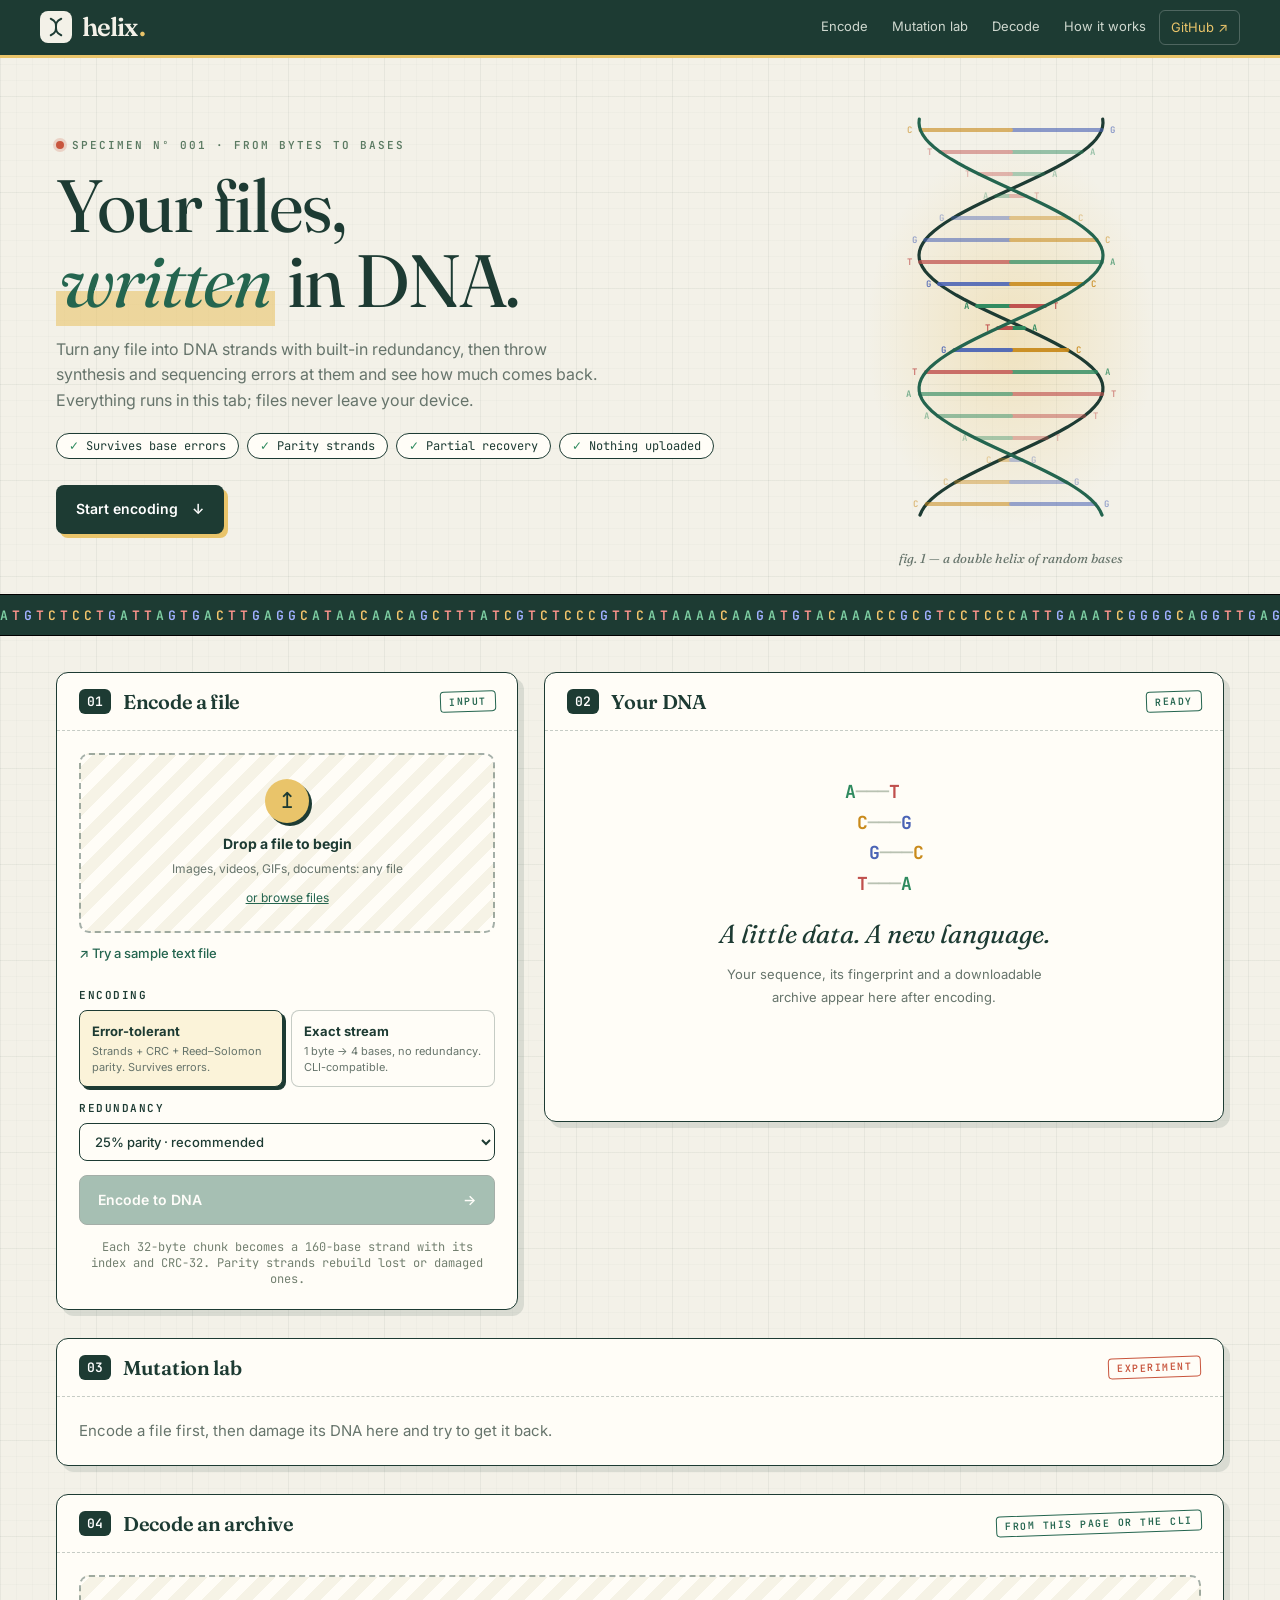
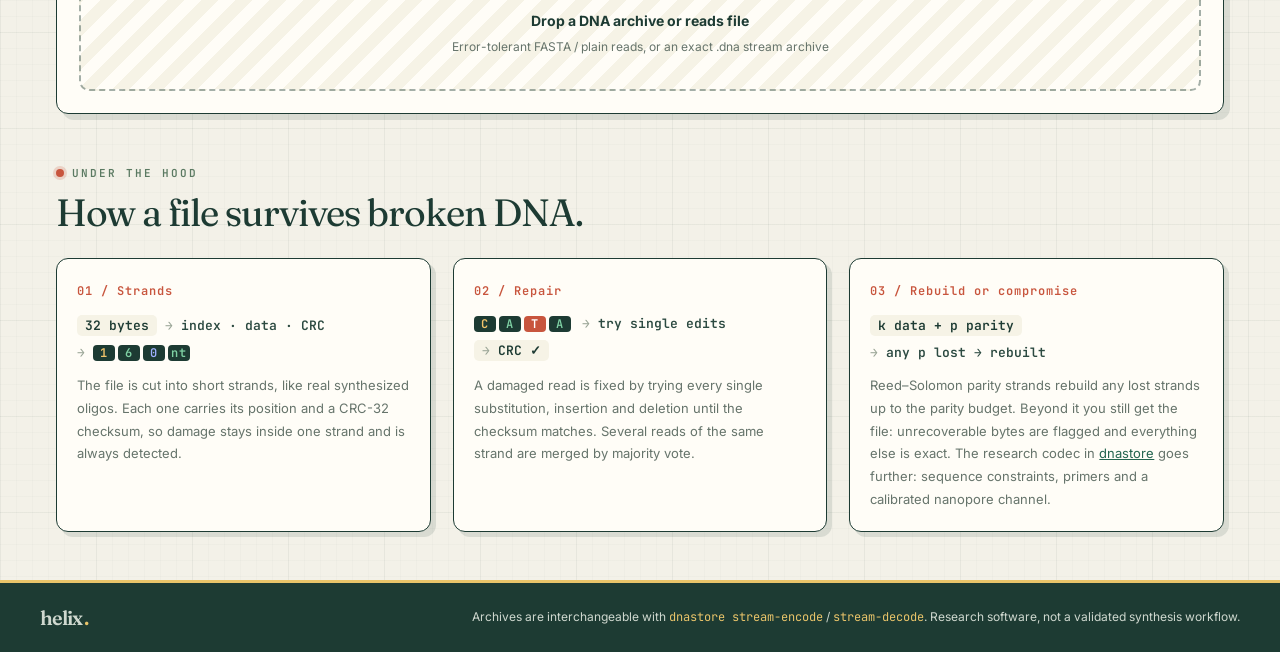
<file: site/index.html>
<!doctype html>
<html lang="en">
<head>
<meta charset="utf-8">
<meta name="viewport" content="width=device-width, initial-scale=1">
<title>Helix DNA Encoder</title>
<meta name="description" content="Encode any file into DNA bases in your browser, edit the bases, and see integrity checking in action.">
<link rel="icon" href="data:image/svg+xml,%3Csvg xmlns='http://www.w3.org/2000/svg' viewBox='0 0 32 32'%3E%3Crect width='32' height='32' rx='7' fill='%231d3b33'/%3E%3Cpath d='M9 5c14 6 0 16 14 22M23 5C9 11 23 21 9 27' stroke='%23e9c46a' stroke-width='2.4' fill='none'/%3E%3C/svg%3E">
<link rel="preconnect" href="https://fonts.googleapis.com">
<link rel="preconnect" href="https://fonts.gstatic.com" crossorigin>
<link rel="stylesheet" href="https://fonts.googleapis.com/css2?family=Fraunces:ital,opsz,wght@0,9..144,400;0,9..144,600;1,9..144,400&family=JetBrains+Mono:wght@400;600&family=Inter:wght@400;500;600&display=swap">
<link rel="stylesheet" href="style.css">
<script type="module" src="app.js"></script>
</head>
<body>
<header class="top">
  <a class="brand" href="./"><span class="logo" aria-hidden="true"><svg viewBox="0 0 32 32"><path d="M9 5c14 6 0 16 14 22M23 5C9 11 23 21 9 27"/></svg></span>helix<span class="brand-dot">.</span></a>
  <nav><a href="#encode">Encode</a><a href="#lab">Mutation lab</a><a href="#decode">Decode</a><a href="#how">How it works</a>
    <a class="repo" href="https://github.com/DadaBSDK/dna-encoder">GitHub ↗</a></nav>
</header>

<section class="hero">
  <div class="hero-text">
    <div class="eyebrow"><span class="dot"></span>SPECIMEN Nº 001 · FROM BYTES TO BASES</div>
    <h1>Your files,<br><em>written</em> in DNA.</h1>
    <p>Turn any file into DNA strands with built-in redundancy, then throw synthesis and sequencing errors at them and see how much comes back. Everything runs in this tab; files never leave your device.</p>
    <ul class="tags"><li>Survives base errors</li><li>Parity strands</li><li>Partial recovery</li><li>Nothing uploaded</li></ul>
    <a class="cta" href="#encode">Start encoding <span>↓</span></a>
  </div>
  <figure class="helix-wrap" aria-hidden="true">
    <svg id="helix" viewBox="0 0 320 440"></svg>
    <figcaption id="helix-caption">fig. 1 — a double helix of random bases</figcaption>
  </figure>
</section>

<div class="ticker" aria-hidden="true"><div class="ticker-track" id="ticker"></div></div>

<main>
<div class="layout" id="encode">
  <section class="panel">
    <div class="panel-title"><span class="step">01</span><h2>Encode a file</h2><span class="stamp">INPUT</span></div>
    <div class="pad">
      <div class="upload" id="dropzone">
        <input id="file" type="file" aria-label="Choose a file to encode">
        <div class="upload-icon">↥</div>
        <strong id="file-title">Drop a file to begin</strong>
        <span id="file-subtitle">Images, videos, GIFs, documents: any file</span>
        <span class="browse">or browse files</span>
      </div>
      <div id="media-preview" class="media-preview" hidden></div>
      <button type="button" class="text-button" id="sample">↗ Try a sample text file</button>
      <fieldset class="modes">
        <legend class="field-label">ENCODING</legend>
        <label><input type="radio" name="mode" value="resilient" checked><span><b>Error-tolerant</b><small>Strands + CRC + Reed–Solomon parity. Survives errors.</small></span></label>
        <label><input type="radio" name="mode" value="stream"><span><b>Exact stream</b><small>1 byte → 4 bases, no redundancy. CLI-compatible.</small></span></label>
      </fieldset>
      <label class="field-label" for="parity" id="parity-label">REDUNDANCY</label>
      <select id="parity">
        <option value="100">10% parity · light</option>
        <option value="250" selected>25% parity · recommended</option>
        <option value="500">50% parity · robust</option>
        <option value="1000">100% parity · maximum</option>
      </select>
      <div id="encode-error" class="error" role="alert" hidden></div>
      <button type="button" id="encode-btn" class="primary" disabled>Encode to DNA <span>→</span></button>
      <progress id="encode-progress" max="1" value="0" hidden></progress>
      <p class="footnote" id="encode-note">Each 32-byte chunk becomes a 160-base strand with its index and CRC-32. Parity strands rebuild lost or damaged ones.</p>
    </div>
  </section>

  <section class="panel result-panel">
    <div class="panel-title"><span class="step">02</span><h2>Your DNA</h2><span class="badge" id="encode-badge">READY</span></div>
    <div class="pad">
      <div id="encode-empty" class="empty">
        <div class="ladder" aria-hidden="true"><span><b class="a">A</b>───<b class="t">T</b></span><span><b class="c">C</b>───<b class="g">G</b></span><span><b class="g">G</b>───<b class="c">C</b></span><span><b class="t">T</b>───<b class="a">A</b></span></div>
        <h3>A little data. A new language.</h3>
        <p>Your sequence, its fingerprint and a downloadable<br>archive appear here after encoding.</p>
      </div>
      <div id="encode-result" hidden>
        <div class="metrics" id="encode-metrics"></div>
        <div class="sequence-heading"><h3>DNA sequence</h3><span>FIRST ≤480 NT · PREVIEW</span></div>
        <div class="base-legend"><span class="a">● Adenine</span><span class="c">● Cytosine</span><span class="g">● Guanine</span><span class="t">● Thymine</span></div>
        <div id="composition" class="composition" aria-label="Base composition"></div>
        <div id="sequence" class="sequence"></div>
        <div class="checks"><p>SHA-256 fingerprint stored in the archive<code id="encode-sha"></code></p></div>
        <div class="downloads"><a id="download-archive" href="#">↓ Download archive</a></div>
      </div>
    </div>
  </section>
</div>

<section class="panel lab" id="lab">
  <div class="panel-title"><span class="step">03</span><h2>Mutation lab</h2><span class="stamp warn">EXPERIMENT</span></div>
  <div class="pad">
    <p class="lead" id="lab-empty">Encode a file first, then damage its DNA here and try to get it back.</p>
    <div id="lab-body" hidden>
      <div id="sim" class="sim">
        <h3>Simulate synthesis + sequencing</h3>
        <p class="hint">Real DNA storage always has errors. Every strand may be lost (dropout); the rest are read several times, and every read gets random substitutions, insertions and deletions.</p>
        <div class="presets">
          <button type="button" class="chip" data-preset="gentle">Gentle · 0.3%, 2 reads</button>
          <button type="button" class="chip" data-preset="realistic">Realistic · 1%, 3 reads</button>
          <button type="button" class="chip" data-preset="harsh">Harsh · 2%, 1 read</button>
        </div>
        <div class="sliders">
          <label>Substitutions <output id="sub-out"></output><input id="sub" type="range" min="0" max="3" step="0.05" value="0.5"></label>
          <label>Insertions <output id="ins-out"></output><input id="ins" type="range" min="0" max="2" step="0.05" value="0.25"></label>
          <label>Deletions <output id="del-out"></output><input id="del" type="range" min="0" max="2" step="0.05" value="0.25"></label>
          <label>Strand dropout <output id="loss-out"></output><input id="loss" type="range" min="0" max="40" step="1" value="5"></label>
          <label>Reads per strand <output id="reads-out"></output><input id="reads" type="range" min="1" max="6" step="1" value="3"></label>
        </div>
        <button type="button" class="primary" id="simulate">Damage the DNA and decode <span>→</span></button>
      </div>
      <details class="manual" id="manual">
        <summary>…or edit the DNA by hand</summary>
        <label class="field-label" for="record"><span id="record-title">DNA</span> · <span id="record-diff">unchanged</span></label>
        <textarea id="record" spellcheck="false" autocomplete="off" aria-describedby="record-help"></textarea>
        <p class="hint" id="record-help"></p>
        <div class="row">
          <button type="button" class="ghost" id="mutate">⚡ Mutate 1 random base</button>
          <button type="button" class="ghost" id="reset">↺ Reset</button>
          <button type="button" class="primary inline" id="lab-decode">Decode edited DNA <span>→</span></button>
        </div>
      </details>
      <div id="lab-result" hidden></div>
    </div>
  </div>
</section>

<section class="panel" id="decode">
  <div class="panel-title"><span class="step">04</span><h2>Decode an archive</h2><span class="stamp">FROM THIS PAGE OR THE CLI</span></div>
  <div class="pad">
    <div class="upload small" id="decode-drop">
      <input id="decode-file" type="file" aria-label="Choose a DNA archive or reads file to decode">
      <strong id="decode-title">Drop a DNA archive or reads file</strong>
      <span>Error-tolerant FASTA / plain reads, or an exact .dna stream archive</span>
    </div>
    <div id="decode-result" hidden></div>
  </div>
</section>

<section id="how" class="guide">
  <div class="guide-head"><div class="eyebrow"><span class="dot"></span>UNDER THE HOOD</div><h2>How a file survives broken DNA.</h2></div>
  <article><b>01 / Strands</b>
    <div class="worked"><span class="byte">32 bytes</span><span class="bits">index · data · CRC</span><span class="bases"><b class="c">1</b><b class="a">6</b><b class="g">0</b><b class="a">nt</b></span></div>
    <p>The file is cut into short strands, like real synthesized oligos. Each one carries its position and a CRC-32 checksum, so damage stays inside one strand and is always detected.</p></article>
  <article><b>02 / Repair</b>
    <div class="worked"><span class="bases"><b class="c">C</b><b class="a">A</b><b class="g mut">T</b><b class="a">A</b></span><span class="bits">try single edits</span><span class="byte">CRC ✓</span></div>
    <p>A damaged read is fixed by trying every single substitution, insertion and deletion until the checksum matches. Several reads of the same strand are merged by majority vote.</p></article>
  <article><b>03 / Rebuild or compromise</b>
    <div class="worked"><span class="byte">k data + p parity</span><span class="bits">any p lost → rebuilt</span></div>
    <p>Reed–Solomon parity strands rebuild any lost strands up to the parity budget. Beyond it you still get the file: unrecoverable bytes are flagged and everything else is exact. The research codec in <a href="https://github.com/DadaBSDK/dna-encoder">dnastore</a> goes further: sequence constraints, primers and a calibrated nanopore channel.</p></article>
</section>
</main>
<footer><span class="brand small">helix<span class="brand-dot">.</span></span><span>Archives are interchangeable with <code>dnastore stream-encode</code> / <code>stream-decode</code>. Research software, not a validated synthesis workflow.</span></footer>
</body>
</html>
</file>
<file: site/style.css>
:root{
  --ink:#1d3b33;--ink-2:#2c4a41;--muted:#66746b;--line:#d8dfd2;--paper:#f3f1e8;--card:#fffdf7;
  --green:#24654f;--gold:#e9c46a;--rust:#c8553d;--a:#2f8a5f;--c:#c98a1b;--g:#4a63b5;--t:#c0504d;
  --display:"Fraunces",Georgia,serif;--mono:"JetBrains Mono",ui-monospace,monospace;--sans:"Inter",-apple-system,"Segoe UI",sans-serif;
}
*{box-sizing:border-box}
html{scroll-behavior:smooth}
body{margin:0;color:var(--ink);font:14px/1.6 var(--sans);background-color:var(--paper);
  background-image:linear-gradient(#1d3b330a 1px,transparent 1px),linear-gradient(90deg,#1d3b330a 1px,transparent 1px),
    linear-gradient(#1d3b3305 1px,transparent 1px),linear-gradient(90deg,#1d3b3305 1px,transparent 1px);
  background-size:96px 96px,96px 96px,16px 16px,16px 16px}
button,input,textarea{font:inherit}
button{cursor:pointer}
a{color:var(--green)}
code{font-family:var(--mono)}
:focus-visible{outline:2px solid var(--rust);outline-offset:3px}
.a{color:var(--a)}.c{color:var(--c)}.g{color:var(--g)}.t{color:var(--t)}

/* top bar */
.top{position:sticky;top:0;z-index:10;background:var(--ink);color:#f3f1e8;display:flex;align-items:center;justify-content:space-between;gap:16px;padding:10px max(16px,calc(50% - 600px));border-bottom:3px solid var(--gold)}
.brand{font:600 26px var(--display);text-decoration:none;letter-spacing:-1px;display:flex;align-items:center;gap:10px;color:inherit}
.brand.small{font-size:20px}
.logo{width:32px;height:32px;border-radius:8px;background:#f3f1e8;display:grid;place-items:center}
.logo svg{width:24px;height:24px;fill:none;stroke:var(--ink);stroke-width:2.6;stroke-linecap:round}
.brand-dot{color:var(--gold);margin-left:-8px}
nav{display:flex;gap:2px;flex-wrap:wrap;justify-content:flex-end}
nav a{text-decoration:none;color:#cfd8cf;padding:6px 11px;border-radius:6px;font-size:13px}
nav a:hover{background:#ffffff14;color:#fff}
nav .repo{border:1px solid #ffffff38;color:var(--gold)}

/* hero */
.hero{max-width:1200px;margin:0 auto;padding:48px 16px 28px;display:grid;grid-template-columns:minmax(0,1.25fr) minmax(0,.75fr);gap:32px;align-items:center}
.eyebrow{font:600 11px var(--mono);letter-spacing:2px;color:#5b7a62;display:flex;align-items:center;gap:8px}
.dot{width:8px;height:8px;border-radius:50%;background:var(--rust);box-shadow:0 0 0 3px #c8553d33;animation:pulse 2.4s ease-in-out infinite}
@keyframes pulse{50%{box-shadow:0 0 0 7px #c8553d00}}
h1{font:400 clamp(40px,6.4vw,74px)/1.02 var(--display);letter-spacing:-2px;margin:16px 0 18px}
h1 em{font-style:italic;color:var(--green);background:linear-gradient(transparent 62%,#e9c46a99 62%);padding:0 4px}
.hero-text p{color:var(--muted);font-size:16px;max-width:560px}
.tags{display:flex;flex-wrap:wrap;gap:8px;list-style:none;padding:0;margin:20px 0 26px}
.tags li{font:12px var(--mono);border:1px solid var(--ink);border-radius:999px;padding:4px 12px;background:var(--card)}
.tags li::before{content:"✓ ";color:var(--a)}
.cta{display:inline-flex;gap:14px;align-items:center;background:var(--ink);color:#fff;text-decoration:none;font-weight:600;padding:13px 20px;border-radius:8px;box-shadow:4px 4px 0 var(--gold);transition:transform .15s,box-shadow .15s}
.cta:hover{transform:translate(-2px,-2px);box-shadow:6px 6px 0 var(--gold)}
.helix-wrap{margin:0;position:relative;justify-self:center;width:min(320px,100%)}
.helix-wrap::before{content:"";position:absolute;inset:8% 4%;border-radius:50%;background:radial-gradient(#e9c46a55,transparent 70%);z-index:-1}
#helix{width:100%;height:auto;display:block}
#helix .strand{fill:none;stroke-width:3.2;stroke-linecap:round}
#helix .rung{stroke-width:4;stroke-linecap:round}
#helix text{font:600 9px var(--mono);text-anchor:middle;dominant-baseline:central}
figcaption{font:italic 13px var(--display);color:var(--muted);text-align:center;margin-top:4px}

/* ticker */
.ticker{background:var(--ink);overflow:hidden;border-block:1px solid #000;padding:9px 0;white-space:nowrap}
.ticker-track{display:inline-block;font:600 13px var(--mono);letter-spacing:4px;white-space:pre;animation:ticker 70s linear infinite}
.ticker-track .a{color:#7fd1a4}.ticker-track .c{color:#f2c46b}.ticker-track .g{color:#9fb0ff}.ticker-track .t{color:#ff958d}
@keyframes ticker{to{transform:translateX(-50%)}}

/* layout and panels */
main{max-width:1200px;margin:0 auto;padding:36px 16px 0}
.layout{display:grid;grid-template-columns:minmax(0,.85fr) minmax(0,1.25fr);gap:26px;align-items:start}
.panel{background:var(--card);border:1.5px solid var(--ink);border-radius:12px;margin-bottom:28px;scroll-margin-top:84px;box-shadow:6px 6px 0 #1d3b331f;position:relative}
.panel-title{display:flex;align-items:center;gap:12px;padding:16px 22px;border-bottom:1.5px dashed #1d3b3340;flex-wrap:wrap}
.pad{padding:22px}
.step{font:600 13px var(--mono);color:#fff;background:var(--ink);border-radius:6px;padding:4px 8px}
h2{font:600 20px var(--display);margin:0;letter-spacing:-.3px}
h3{font-size:14px;font-weight:600;margin:0}
.badge,.stamp{margin-left:auto;font:600 10px var(--mono);letter-spacing:1.5px;border:1.5px solid var(--green);color:var(--green);border-radius:4px;padding:3px 8px;transform:rotate(-2deg)}
.stamp.warn{border-color:var(--rust);color:var(--rust)}
.upload{position:relative;display:flex;flex-direction:column;align-items:center;justify-content:center;border:2px dashed #1d3b3366;background:repeating-linear-gradient(-45deg,#fffdf7 0 12px,#f6f3e6 12px 24px);border-radius:10px;min-height:180px;text-align:center;padding:20px;transition:border-color .2s,background .2s}
.upload.small{min-height:116px}
.upload.drag,.upload:hover{border-color:var(--green);background:#e8f1e4}
.upload input{position:absolute;inset:0;width:100%;height:100%;opacity:0;cursor:pointer}
.upload:focus-within{outline:2px solid var(--rust)}
.upload-icon{color:var(--ink);background:var(--gold);border-radius:50%;font-size:22px;width:44px;height:44px;display:grid;place-items:center;margin-bottom:10px;box-shadow:3px 3px 0 var(--ink)}
.upload strong{font-size:14px;max-width:100%;overflow-wrap:anywhere}
.upload>span{font-size:12px;color:var(--muted);margin-top:4px}
.upload .browse{color:var(--green);text-decoration:underline;margin-top:10px}
.media-preview img,.media-preview video{display:block;max-width:100%;max-height:180px;border-radius:8px;margin:14px auto 0;border:1.5px solid var(--ink)}
.media-preview audio{width:100%;margin-top:12px}
.text-button{padding:10px 0;background:none;border:0;color:var(--green);font-size:13px;font-weight:500}
.primary{width:100%;background:var(--green);color:#fff;border:1.5px solid var(--ink);border-radius:8px;padding:13px 18px;display:flex;justify-content:space-between;gap:12px;font-weight:600;font-size:14px;margin-top:10px;box-shadow:4px 4px 0 var(--ink);transition:transform .12s,box-shadow .12s}
.primary.inline{width:auto;margin:0 0 0 auto}
.primary:hover:not(:disabled){transform:translate(-1px,-1px);box-shadow:5px 5px 0 var(--ink)}
.primary:active:not(:disabled){transform:translate(3px,3px);box-shadow:1px 1px 0 var(--ink)}
.primary:disabled{opacity:.4;cursor:not-allowed;box-shadow:none}
.ghost{background:var(--card);border:1.5px solid var(--ink);border-radius:8px;font-size:13px;padding:9px 14px;color:var(--ink);box-shadow:3px 3px 0 #1d3b3340}
.ghost:hover{background:#fbf3d9}
progress{width:100%;height:6px;accent-color:var(--rust);margin-top:12px}
.footnote{font:12px var(--mono);text-align:center;color:#738070;margin:14px 5px 0}
.result-panel{min-height:450px}
.empty{text-align:center;padding:24px 10px}
.ladder{display:inline-flex;flex-direction:column;font:600 18px/1.7 var(--mono);color:#b9c2b2;margin-bottom:18px}
.ladder span:nth-child(1){margin-left:-24px}.ladder span:nth-child(2){margin-left:0}.ladder span:nth-child(3){margin-left:24px}.ladder span:nth-child(4){margin-left:0}
.empty h3{font:italic 26px var(--display);margin-bottom:10px}
.empty p{color:var(--muted);font-size:13px;line-height:1.8}
.metrics{display:grid;grid-template-columns:repeat(3,minmax(0,1fr));margin-bottom:22px;gap:12px}
.metric{background:#f6f3e6;border-radius:8px;padding:12px 14px;min-width:0;border-left:4px solid var(--gold)}
.metric:nth-child(2){border-left-color:var(--a)}.metric:nth-child(3){border-left-color:var(--g)}
.metric label{font:600 10px var(--mono);letter-spacing:1.5px;color:var(--muted);display:block;margin-bottom:2px}
.metric strong{font:400 24px var(--display);overflow-wrap:anywhere}
.metric small{display:block;font-size:11px;color:var(--muted)}
.sequence-heading{display:flex;justify-content:space-between;align-items:center;gap:10px}
.sequence-heading span{font:10px var(--mono);letter-spacing:1px;color:#7f8b79}
.base-legend{display:flex;flex-wrap:wrap;gap:14px;font-size:12px;font-weight:500;margin:10px 0 8px}
.composition{display:flex;height:10px;border-radius:5px;overflow:hidden;margin-bottom:10px;border:1px solid var(--ink)}
.composition span{display:block;height:100%}
.sequence{background:var(--ink);border-radius:8px;padding:14px;font:600 12.5px/1.9 var(--mono);word-break:break-all;letter-spacing:1.5px;max-height:170px;overflow:auto}
.sequence .a{color:#7fd1a4}.sequence .c{color:#f2c46b}.sequence .g{color:#9fb0ff}.sequence .t{color:#ff958d}
.checks{margin-top:16px;font-size:13px;color:var(--ink-2);overflow-wrap:anywhere}
.checks p{border-bottom:1px dashed var(--line);padding-bottom:9px;margin:8px 0}
.checks code{font-size:12px;display:block;color:#5f6d65;margin-top:4px}
.checks code.bad{color:var(--rust);text-decoration:line-through wavy #c8553d88}
.downloads{display:flex;gap:10px;flex-wrap:wrap;margin-top:16px}
.downloads a{background:var(--gold);border:1.5px solid var(--ink);border-radius:8px;padding:9px 14px;font-size:13px;font-weight:600;text-decoration:none;color:var(--ink);box-shadow:3px 3px 0 var(--ink)}
.downloads a:hover{transform:translate(-1px,-1px)}
.lead{color:var(--muted);margin:0;font-size:15px}
.field-label{display:block;font:600 11px var(--mono);letter-spacing:1.5px;margin-bottom:8px}
.field-label .changed{color:var(--rust)}
textarea{width:100%;min-height:160px;resize:vertical;background:var(--ink);border:0;border-radius:8px;padding:14px;font:600 12.5px/1.9 var(--mono);letter-spacing:1.5px;color:#e8efe6;word-break:break-all;caret-color:var(--gold)}
textarea::selection{background:var(--rust);color:#fff}
.hint{font-size:13px;line-height:1.6;color:var(--muted);margin:10px 0}
.row{display:flex;gap:10px;flex-wrap:wrap;align-items:center;margin-top:14px}
#lab-result,#decode-result{margin-top:18px}
.outcome{background:#e3f1e2;border:1.5px solid var(--a);color:#1f5a3c;border-radius:8px;padding:12px 16px;font-size:14px;font-weight:500;overflow-wrap:anywhere}
.outcome.failed{background:#fbe9e3;color:#8f3524;border-color:var(--rust);animation:shake .35s}
@keyframes shake{25%{transform:translateX(-4px)}75%{transform:translateX(4px)}}
.error{background:#fbe9e3;border:1.5px solid var(--rust);color:#8f3524;padding:11px 13px;font-size:13px;border-radius:8px;margin:12px 0 0}

/* how it works */
.guide{display:grid;grid-template-columns:1fr 1fr 1fr;gap:22px;padding:24px 0 48px;scroll-margin-top:84px}
.guide-head{grid-column:1/-1}
.guide h2{font:400 clamp(26px,3.6vw,38px)/1.2 var(--display);letter-spacing:-1px;margin-top:10px}
.guide article{background:var(--card);border:1.5px solid var(--ink);border-radius:12px;padding:20px;box-shadow:5px 5px 0 #1d3b331f}
.guide b{font:600 12px var(--mono);letter-spacing:1px;color:var(--rust)}
.guide p{font-size:13px;color:var(--muted);line-height:1.75;margin-bottom:0}
.worked{display:flex;flex-wrap:wrap;align-items:center;gap:8px;margin:14px 0 4px;font:600 13px var(--mono)}
.worked>span+span::before{content:"→";color:#9aa596;margin-right:8px}
.worked .byte{background:#f6f3e6;border-radius:5px;padding:2px 8px}
.worked .bits{color:var(--ink-2)}
.worked .bits u{text-decoration-color:var(--rust);text-decoration-thickness:2px}
.worked .bases b{display:inline-block;width:22px;text-align:center;background:var(--ink);border-radius:4px;margin-right:3px}
.worked .bases b.a{color:#7fd1a4}.worked .bases b.c{color:#f2c46b}.worked .bases b.g{color:#9fb0ff}
.worked .bases b.mut{background:var(--rust);color:#fff}
footer{background:var(--ink);color:#cfd8cf;display:flex;justify-content:space-between;align-items:center;gap:20px;flex-wrap:wrap;padding:22px max(16px,calc(50% - 600px));font-size:12px;border-top:3px solid var(--gold)}
footer code{color:var(--gold)}
/* error-tolerant mode */
.modes{border:0;padding:0;margin:14px 0 0;display:grid;grid-template-columns:1fr 1fr;gap:8px}
.modes legend{padding:0}
.modes label{position:relative;cursor:pointer}
.modes input{position:absolute;opacity:0}
.modes span{display:block;height:100%;border:1.5px solid #1d3b3340;border-radius:8px;padding:10px 12px;background:var(--card);transition:border-color .15s,background .15s}
.modes b{display:block;font-size:13px}
.modes small{display:block;font-size:11px;color:var(--muted);line-height:1.45;margin-top:2px}
.modes input:checked+span{border-color:var(--ink);background:#fbf3d9;box-shadow:3px 3px 0 var(--ink)}
.modes input:focus-visible+span{outline:2px solid var(--rust);outline-offset:2px}
select{width:100%;margin-bottom:4px;background:var(--card);border:1.5px solid var(--ink);border-radius:8px;padding:9px 11px;font:500 13px var(--sans);color:var(--ink)}
#parity-label{margin-top:14px}
.sim h3{font:600 17px var(--display)}
.sim .hint{margin-top:4px}
.presets{display:flex;flex-wrap:wrap;gap:8px;margin:12px 0}
.chip{background:var(--card);border:1.5px solid var(--ink);border-radius:999px;padding:6px 13px;font:500 12px var(--mono);color:var(--ink)}
.chip:hover{background:#fbf3d9}
.sliders{display:grid;grid-template-columns:repeat(auto-fit,minmax(170px,1fr));gap:12px 20px;margin:6px 0 4px}
.sliders label{font:600 11px var(--mono);letter-spacing:.5px;color:var(--ink-2);display:flex;flex-wrap:wrap;justify-content:space-between;align-items:center}
.sliders output{color:var(--rust)}
.sliders input{width:100%;accent-color:var(--green);margin-top:6px}
.manual{margin-top:20px;border-top:1.5px dashed #1d3b3340;padding-top:14px}
.manual summary{cursor:pointer;font:600 13px var(--sans);color:var(--green)}
.manual[open] summary{margin-bottom:12px}
.busy{display:flex;align-items:center;gap:10px;font-size:13px;color:var(--muted);padding:6px 0}
.spinner{width:16px;height:16px;border:2.5px solid #1d3b3326;border-top-color:var(--green);border-radius:50%;animation:spin .9s linear infinite}
@keyframes spin{to{transform:rotate(360deg)}}
.outcome.partial{background:#fbf3d9;color:#6e5212;border-color:var(--c)}
.channel{font:12px/1.6 var(--mono);color:var(--muted);margin:12px 0 0}
.stats{display:grid;grid-template-columns:repeat(auto-fit,minmax(110px,1fr));gap:8px;margin:14px 0}
.stat{background:#f6f3e6;border-radius:8px;padding:9px 12px;border-top:3px solid #c9cfc2}
.stat.ok{border-top-color:var(--a)}.stat.bad{border-top-color:var(--rust)}
.stat strong{display:block;font:400 21px var(--display)}
.stat span{font:11px var(--mono);color:var(--muted)}
.map-head{display:flex;justify-content:space-between;font:600 11px var(--mono);letter-spacing:.5px;color:var(--ink-2);margin-top:6px}
.damage-map{position:relative;height:16px;border-radius:5px;margin:6px 0 4px;border:1.5px solid var(--ink);background:repeating-linear-gradient(90deg,#d9ecd9 0 6px,#cfe5cf 6px 12px);overflow:hidden}
.damage-map span{position:absolute;top:0;bottom:0;background:var(--rust)}
.preview-out img{display:block;max-width:100%;max-height:320px;margin:14px auto 0;border-radius:8px;border:1.5px solid var(--ink)}
.preview-text{white-space:pre-wrap;overflow-wrap:anywhere;max-height:180px;overflow:auto;background:#f6f3e6;border-radius:8px;padding:12px;font:12px/1.6 var(--mono);margin:14px 0 0}
#record{min-height:200px}
@media(max-width:640px){.modes{grid-template-columns:1fr}}
@media(prefers-reduced-motion:reduce){.spinner{animation:none}}
[hidden]{display:none!important}

@media(max-width:900px){.hero{grid-template-columns:1fr;padding-top:32px}.helix-wrap{width:min(240px,70%)}.layout{grid-template-columns:minmax(0,1fr)}.guide{grid-template-columns:1fr}.result-panel{min-height:0}}
@media(max-width:640px){.top{flex-direction:column;align-items:flex-start;gap:6px}nav{justify-content:flex-start}nav a{padding:4px 8px;font-size:12px}.pad{padding:16px}.panel-title{padding:14px 16px}.badge,.stamp{margin-left:0}.metrics{grid-template-columns:1fr}.primary.inline{width:100%;margin:0}.panel{box-shadow:4px 4px 0 #1d3b331f}}
@media(prefers-reduced-motion:reduce){html{scroll-behavior:auto}.ticker-track,.dot,.outcome.failed{animation:none}}
</file>
